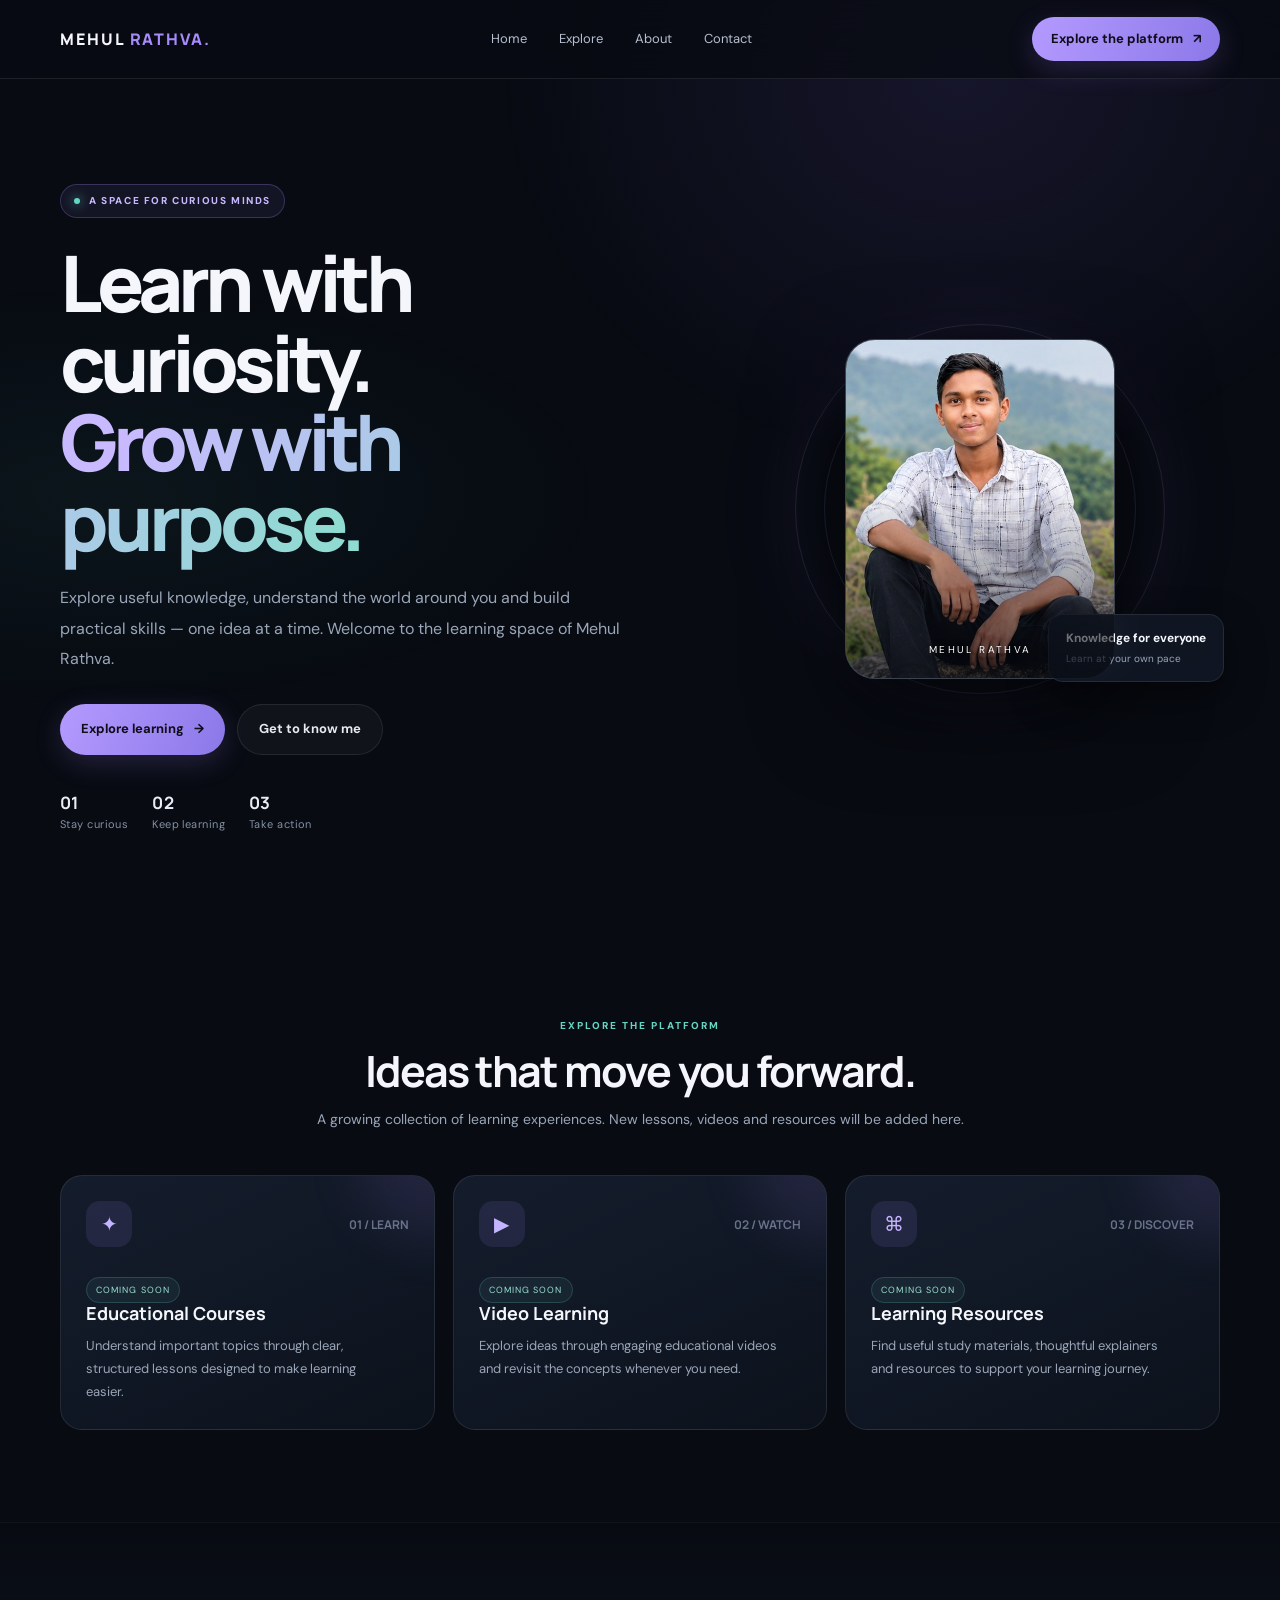
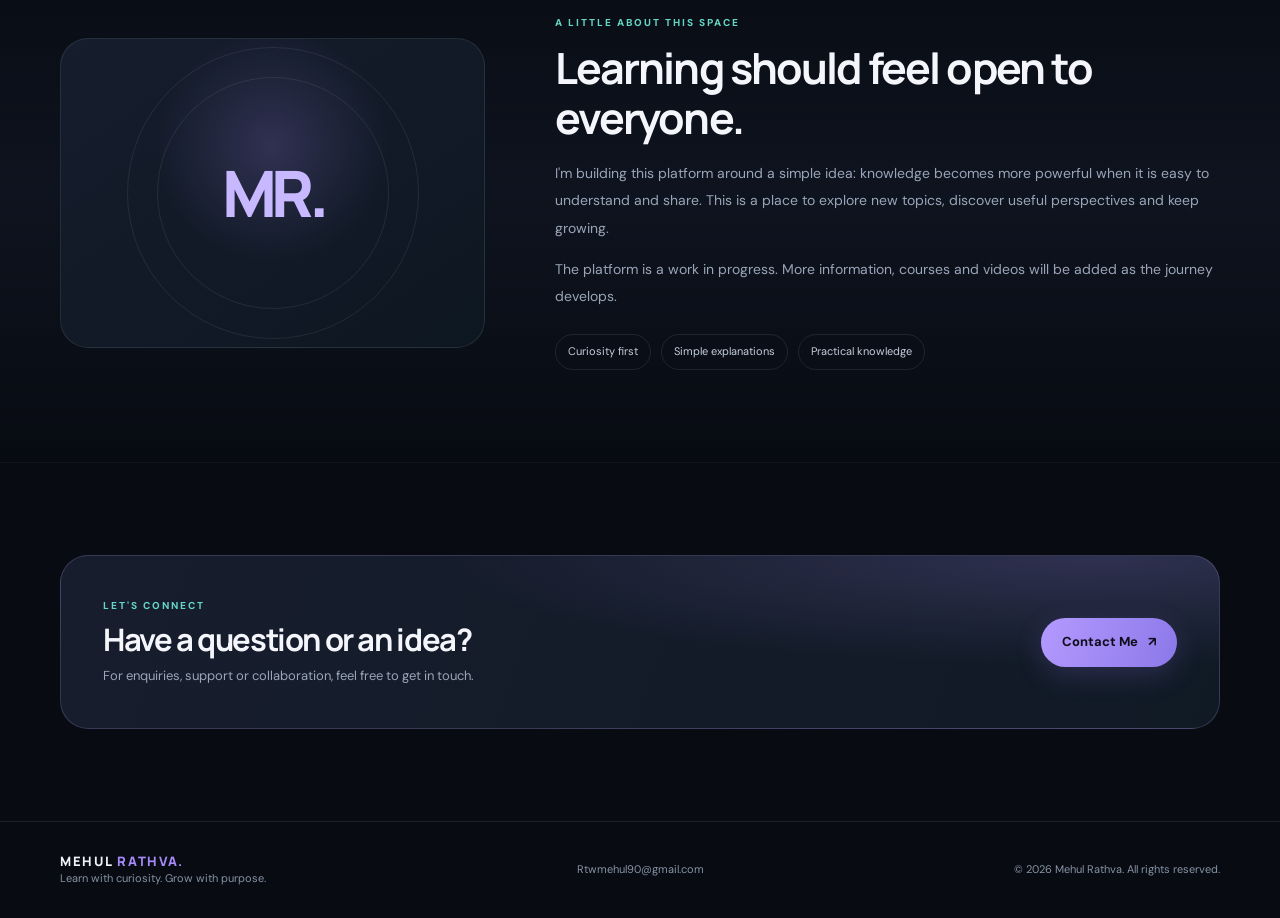
<file: mehul-rathva-premium-fixed.html>
<!DOCTYPE html>
<html lang="en">
<head>
  <meta charset="UTF-8">
  <meta name="viewport" content="width=device-width, initial-scale=1">
  <meta name="description" content="Mehul Rathva — learn, explore and grow with practical educational content, ideas and learning resources.">
  <meta name="theme-color" content="#080b12">
  <title>Mehul Rathva — Learn Beyond Limits</title>
  <link rel="preconnect" href="https://fonts.googleapis.com">
  <link rel="preconnect" href="https://fonts.gstatic.com" crossorigin>
  <link href="https://fonts.googleapis.com/css2?family=DM+Sans:wght@400;500;600;700&family=Manrope:wght@400;500;600;700;800&display=swap" rel="stylesheet">
  <style>
    :root {
      --bg:#080b12; --surface:#101622; --surface-2:#141d2b; --text:#f4f6fb;
      --muted:#9aa6b8; --line:rgba(255,255,255,.09); --accent:#a78bfa;
      --accent-2:#65d6c4; --max:1160px; --radius:22px;
    }
    *{box-sizing:border-box}
    html{scroll-behavior:smooth;scroll-padding-top:90px}
    body{margin:0;background:var(--bg);color:var(--text);font-family:"DM Sans",sans-serif;line-height:1.6}
    body:before{content:"";position:fixed;inset:0;pointer-events:none;z-index:-1;background:radial-gradient(ellipse at 75% 8%,rgba(108,83,190,.15),transparent 34%),radial-gradient(ellipse at 8% 55%,rgba(54,153,146,.08),transparent 30%)}
    a{color:inherit;text-decoration:none}
    button{font:inherit}
    .wrap{width:min(var(--max),calc(100% - 48px));margin:auto}
    .site-header{position:sticky;top:0;z-index:20;background:rgba(8,11,18,.78);backdrop-filter:blur(18px);border-bottom:1px solid var(--line)}
    .nav{height:78px;display:flex;align-items:center;justify-content:space-between;gap:24px}
    .brand{font:800 16px "Manrope",sans-serif;letter-spacing:.12em}
    .brand span{color:var(--accent)}
    .nav-links{display:flex;align-items:center;gap:32px;color:#b5bfce;font-size:13px}
    .nav-links a{transition:color .2s}
    .nav-links a:hover{color:#fff}
    .nav-cta,.btn{display:inline-flex;align-items:center;justify-content:center;gap:10px;border-radius:999px;padding:12px 19px;font-size:13px;font-weight:700;transition:transform .2s,box-shadow .2s,border-color .2s}
    .nav-cta,.btn-primary{background:linear-gradient(110deg,#b49aff,#8b78e8);color:#100d1b;box-shadow:0 8px 28px rgba(154,126,244,.2)}
    .nav-cta:hover,.btn:hover{transform:translateY(-2px);box-shadow:0 12px 32px rgba(154,126,244,.24)}
    .menu-toggle{display:none;background:transparent;border:1px solid var(--line);color:white;border-radius:12px;padding:9px 12px}
    .hero{padding:105px 0 92px;position:relative;overflow:hidden}
    .hero-grid{display:grid;grid-template-columns:1.12fr .88fr;align-items:center;gap:70px}
    .eyebrow{display:inline-flex;align-items:center;gap:9px;padding:8px 13px;border:1px solid rgba(167,139,250,.25);background:rgba(167,139,250,.08);border-radius:999px;color:#c8b8ff;font-size:10px;font-weight:800;letter-spacing:.16em;text-transform:uppercase}
    .eyebrow:before{content:"";width:6px;height:6px;background:var(--accent-2);border-radius:50%;box-shadow:0 0 12px var(--accent-2)}
    h1,h2,h3,p{margin-top:0}
    h1{font:800 clamp(48px,6.2vw,78px)/1.02 "Manrope",sans-serif;letter-spacing:-.065em;margin:25px 0 22px;max-width:720px}
    h1 span{background:linear-gradient(100deg,#c9b9ff 10%,#8fdbd1 95%);-webkit-background-clip:text;background-clip:text;color:transparent}
    .hero-copy{max-width:560px;color:var(--muted);font-size:16px;line-height:1.9;margin-bottom:30px}
    .hero-actions{display:flex;gap:12px;flex-wrap:wrap}
    .btn{padding:14px 21px}
    .btn-secondary{border:1px solid var(--line);background:rgba(255,255,255,.035);color:#e7eaf1}
    .hero-meta{display:flex;gap:24px;margin-top:36px;color:#8390a3;font-size:11px;letter-spacing:.04em}
    .hero-meta strong{display:block;color:#e9edf5;font:700 17px "Manrope",sans-serif;margin-bottom:2px}
    .visual{min-height:430px;position:relative;display:grid;place-items:center}
    .visual-orbit{position:absolute;width:370px;height:370px;border:1px solid rgba(190,174,255,.15);border-radius:50%;box-shadow:0 0 90px rgba(138,112,222,.09),inset 0 0 60px rgba(138,112,222,.06)}
    .visual-orbit:before,.visual-orbit:after{content:"";position:absolute;border:1px solid rgba(190,174,255,.12);border-radius:50%;inset:28px}
    .visual-orbit:after{inset:62px}
    .monogram{position:relative;width:270px;height:340px;border-radius:30px;background:#141d2b;border:1px solid rgba(255,255,255,.17);box-shadow:0 30px 90px #0009;overflow:hidden}
    .monogram:before{content:"";position:absolute;inset:45% 0 0;background:linear-gradient(transparent,rgba(8,11,18,.72));z-index:1}
    .monogram-photo{width:100%;height:100%;display:block;object-fit:cover;object-position:center 28%}
    .monogram-label{position:absolute;z-index:2;left:0;right:0;bottom:20px;text-align:center;font-size:10px;letter-spacing:.24em;color:#fff;text-shadow:0 2px 10px #000}
    .floating-note{position:absolute;right:-4px;bottom:42px;padding:14px 17px;border:1px solid var(--line);background:rgba(17,24,37,.9);backdrop-filter:blur(12px);border-radius:15px;box-shadow:0 16px 40px #0007;font-size:12px;font-weight:700}
    .floating-note small{display:block;color:var(--muted);font-weight:400;margin-top:3px}
    .section{padding:92px 0}
    .section-head{max-width:650px;margin:0 auto 42px;text-align:center}
    .kicker{font-size:10px;letter-spacing:.2em;text-transform:uppercase;color:var(--accent-2);font-weight:800}
    h2{font:700 clamp(30px,4vw,43px)/1.15 "Manrope",sans-serif;letter-spacing:-.045em;margin:12px 0}
    .section-head p,.muted-copy{color:var(--muted);font-size:14px;line-height:1.85}
    .cards{display:grid;grid-template-columns:repeat(3,1fr);gap:18px}
    .card{background:linear-gradient(155deg,rgba(22,31,47,.92),rgba(13,19,29,.96));border:1px solid var(--line);border-radius:var(--radius);padding:25px;min-height:255px;position:relative;overflow:hidden;transition:transform .25s,border-color .25s}
    .card:hover{transform:translateY(-6px);border-color:rgba(167,139,250,.38)}
    .card:after{content:"";position:absolute;width:150px;height:150px;border-radius:50%;right:-75px;top:-85px;background:rgba(167,139,250,.1);filter:blur(25px)}
    .card-top{display:flex;justify-content:space-between;align-items:center;margin-bottom:28px}
    .card-icon{width:46px;height:46px;border-radius:14px;display:grid;place-items:center;background:rgba(167,139,250,.11);color:#c5b4ff;font-size:20px}
    .card-number{color:#667287;font:700 12px "Manrope",sans-serif}
    .status{font-size:9px;letter-spacing:.12em;text-transform:uppercase;color:#9ce1d5;border:1px solid rgba(101,214,196,.2);background:rgba(101,214,196,.07);border-radius:999px;padding:6px 9px}
    .card h3{font:700 18px "Manrope",sans-serif;margin:0 0 9px}
    .card p{color:var(--muted);font-size:13px;line-height:1.8;margin:0;max-width:300px}
    .about-section{background:linear-gradient(180deg,transparent,rgba(18,25,39,.65),transparent);border-top:1px solid rgba(255,255,255,.035);border-bottom:1px solid rgba(255,255,255,.035)}
    .about-grid{display:grid;grid-template-columns:.78fr 1.22fr;gap:70px;align-items:center}
    .about-art{min-height:310px;border:1px solid var(--line);border-radius:28px;background:radial-gradient(circle at 50% 35%,rgba(167,139,250,.2),transparent 40%),linear-gradient(145deg,#161d2d,#0d1721);display:grid;place-items:center;position:relative;overflow:hidden}
    .about-art:before,.about-art:after{content:"";position:absolute;width:230px;height:230px;border:1px solid rgba(255,255,255,.08);border-radius:50%}
    .about-art:after{width:290px;height:290px}
    .about-art strong{font:800 64px "Manrope",sans-serif;letter-spacing:-.09em;color:#c7b8ff;z-index:1}
    .about-copy h2{margin-bottom:18px}
    .about-copy p{color:var(--muted);font-size:14px;line-height:1.95}
    .principles{display:flex;gap:10px;flex-wrap:wrap;margin-top:24px}
    .principles span{padding:8px 12px;border:1px solid var(--line);border-radius:999px;color:#c5cedb;font-size:11px}
    .contact-panel{border:1px solid rgba(190,174,255,.2);border-radius:28px;padding:42px;background:radial-gradient(ellipse at 90% 0%,rgba(167,139,250,.2),transparent 45%),linear-gradient(110deg,#171d2d,#101a25);display:flex;align-items:center;justify-content:space-between;gap:25px}
    .contact-panel h2{font-size:31px;margin:8px 0}
    .contact-panel p{color:var(--muted);font-size:13px;margin:0}
    footer{padding:30px 0;border-top:1px solid var(--line);color:#8793a5;font-size:11px}
    .footer-inner{display:flex;align-items:center;justify-content:space-between;gap:20px}
    .footer-brand{font:800 13px "Manrope",sans-serif;letter-spacing:.13em;color:#f1f2f7}
    .footer-brand span{color:var(--accent)}
    .footer-inner a:hover{color:#fff}
    .reveal{opacity:0;transform:translateY(18px);transition:opacity .7s ease,transform .7s ease}
    .reveal.visible{opacity:1;transform:translateY(0)}
    @media(max-width:800px){
      .wrap{width:min(100% - 36px,var(--max))}
      .nav{height:68px}.nav-links{display:none;position:absolute;top:68px;left:0;right:0;padding:20px 24px 24px;background:#0d1320;border-bottom:1px solid var(--line);flex-direction:column;align-items:flex-start;gap:18px}
      .nav-links.open{display:flex}.nav-cta{display:none}.menu-toggle{display:block}
      .hero{padding:72px 0 54px}.hero-grid{grid-template-columns:1fr;gap:30px}h1{font-size:clamp(45px,12vw,66px)}
      .visual{min-height:350px}.visual-orbit{width:300px;height:300px}.monogram{width:220px;height:280px}
      .floating-note{right:2px;bottom:22px}.hero-meta{gap:18px}
      .section{padding:70px 0}.cards{grid-template-columns:1fr}.card{min-height:210px}
      .about-grid{grid-template-columns:1fr;gap:30px}.about-art{min-height:230px}
      .contact-panel{padding:30px;display:block}.contact-panel .btn{margin-top:22px}
      .footer-inner{align-items:flex-start;flex-direction:column}
    }
    @media(prefers-reduced-motion:reduce){html{scroll-behavior:auto}.reveal{opacity:1;transform:none;transition:none}*{transition:none!important}}
  </style>
</head>
<body>
  <header class="site-header">
    <div class="wrap nav">
      <a class="brand" href="#home" aria-label="Mehul Rathva home">MEHUL <span>RATHVA.</span></a>
      <nav class="nav-links" id="navLinks" aria-label="Main navigation">
        <a href="#home">Home</a><a href="#courses">Explore</a><a href="#about">About</a><a href="#contact">Contact</a>
      </nav>
      <a class="nav-cta" href="#courses">Explore the platform <span>↗</span></a>
      <button class="menu-toggle" id="menuToggle" aria-label="Toggle navigation" aria-expanded="false">☰</button>
    </div>
  </header>

  <main>
    <section class="hero" id="home">
      <div class="wrap hero-grid">
        <div class="reveal">
          <div class="eyebrow">A space for curious minds</div>
          <h1>Learn with curiosity.<br><span>Grow with purpose.</span></h1>
          <p class="hero-copy">Explore useful knowledge, understand the world around you and build practical skills — one idea at a time. Welcome to the learning space of Mehul Rathva.</p>
          <div class="hero-actions">
            <a class="btn btn-primary" href="#courses">Explore learning <span>→</span></a>
            <a class="btn btn-secondary" href="#about">Get to know me</a>
          </div>
          <div class="hero-meta">
            <div><strong>01</strong>Stay curious</div>
            <div><strong>02</strong>Keep learning</div>
            <div><strong>03</strong>Take action</div>
          </div>
        </div>
        <div class="visual reveal" aria-label="Mehul Rathva monogram artwork">
          <div class="visual-orbit"></div>
          <div class="monogram"><img class="monogram-photo" width="270" height="340" decoding="async" src="[data-uri]" alt="Mehul Rathva portrait"><div class="monogram-label">MEHUL RATHVA</div></div>
          <div class="floating-note">Knowledge for everyone<small>Learn at your own pace</small></div>
        </div>
      </div>
    </section>

    <section class="section" id="courses">
      <div class="wrap">
        <div class="section-head reveal">
          <div class="kicker">Explore the platform</div>
          <h2>Ideas that move you forward.</h2>
          <p>A growing collection of learning experiences. New lessons, videos and resources will be added here.</p>
        </div>
        <div class="cards">
          <article class="card reveal">
            <div class="card-top"><div class="card-icon">✦</div><span class="card-number">01 / LEARN</span></div>
            <span class="status">Coming soon</span><h3>Educational Courses</h3>
            <p>Understand important topics through clear, structured lessons designed to make learning easier.</p>
          </article>
          <article class="card reveal">
            <div class="card-top"><div class="card-icon">▶</div><span class="card-number">02 / WATCH</span></div>
            <span class="status">Coming soon</span><h3>Video Learning</h3>
            <p>Explore ideas through engaging educational videos and revisit the concepts whenever you need.</p>
          </article>
          <article class="card reveal">
            <div class="card-top"><div class="card-icon">⌘</div><span class="card-number">03 / DISCOVER</span></div>
            <span class="status">Coming soon</span><h3>Learning Resources</h3>
            <p>Find useful study materials, thoughtful explainers and resources to support your learning journey.</p>
          </article>
        </div>
      </div>
    </section>

    <section class="section about-section" id="about">
      <div class="wrap about-grid">
        <div class="about-art reveal"><strong>MR.</strong></div>
        <div class="about-copy reveal">
          <div class="kicker">A little about this space</div>
          <h2>Learning should feel open to everyone.</h2>
          <p>I'm building this platform around a simple idea: knowledge becomes more powerful when it is easy to understand and share. This is a place to explore new topics, discover useful perspectives and keep growing.</p>
          <p>The platform is a work in progress. More information, courses and videos will be added as the journey develops.</p>
          <div class="principles"><span>Curiosity first</span><span>Simple explanations</span><span>Practical knowledge</span></div>
        </div>
      </div>
    </section>

    <section class="section" id="contact">
      <div class="wrap">
        <div class="contact-panel reveal">
          <div><div class="kicker">Let's connect</div><h2>Have a question or an idea?</h2><p>For enquiries, support or collaboration, feel free to get in touch.</p></div>
          <a class="btn btn-primary" href="mailto:Rtwmehul90@gmail.com">Contact Me <span>↗</span></a>
        </div>
      </div>
    </section>
  </main>

  <footer>
    <div class="wrap footer-inner">
      <div><div class="footer-brand">MEHUL <span>RATHVA.</span></div><div>Learn with curiosity. Grow with purpose.</div></div>
      <a href="mailto:Rtwmehul90@gmail.com">Rtwmehul90@gmail.com</a>
      <div>© <span id="year"></span> Mehul Rathva. All rights reserved.</div>
    </div>
  </footer>
  <script>
    const toggle = document.getElementById('menuToggle');
    const links = document.getElementById('navLinks');
    toggle.addEventListener('click', () => {
      const open = links.classList.toggle('open');
      toggle.setAttribute('aria-expanded', String(open));
      toggle.textContent = open ? '✕' : '☰';
    });
    links.querySelectorAll('a').forEach(link => link.addEventListener('click', () => {
      links.classList.remove('open');
      toggle.setAttribute('aria-expanded', 'false');
      toggle.textContent = '☰';
    }));
    document.getElementById('year').textContent = new Date().getFullYear();
    const observer = new IntersectionObserver(entries => {
      entries.forEach(entry => {
        if (entry.isIntersecting) {
          entry.target.classList.add('visible');
          observer.unobserve(entry.target);
        }
      });
    }, {threshold: .12});
    document.querySelectorAll('.reveal').forEach(el => observer.observe(el));
  </script>
</body>
</html>
</file>
